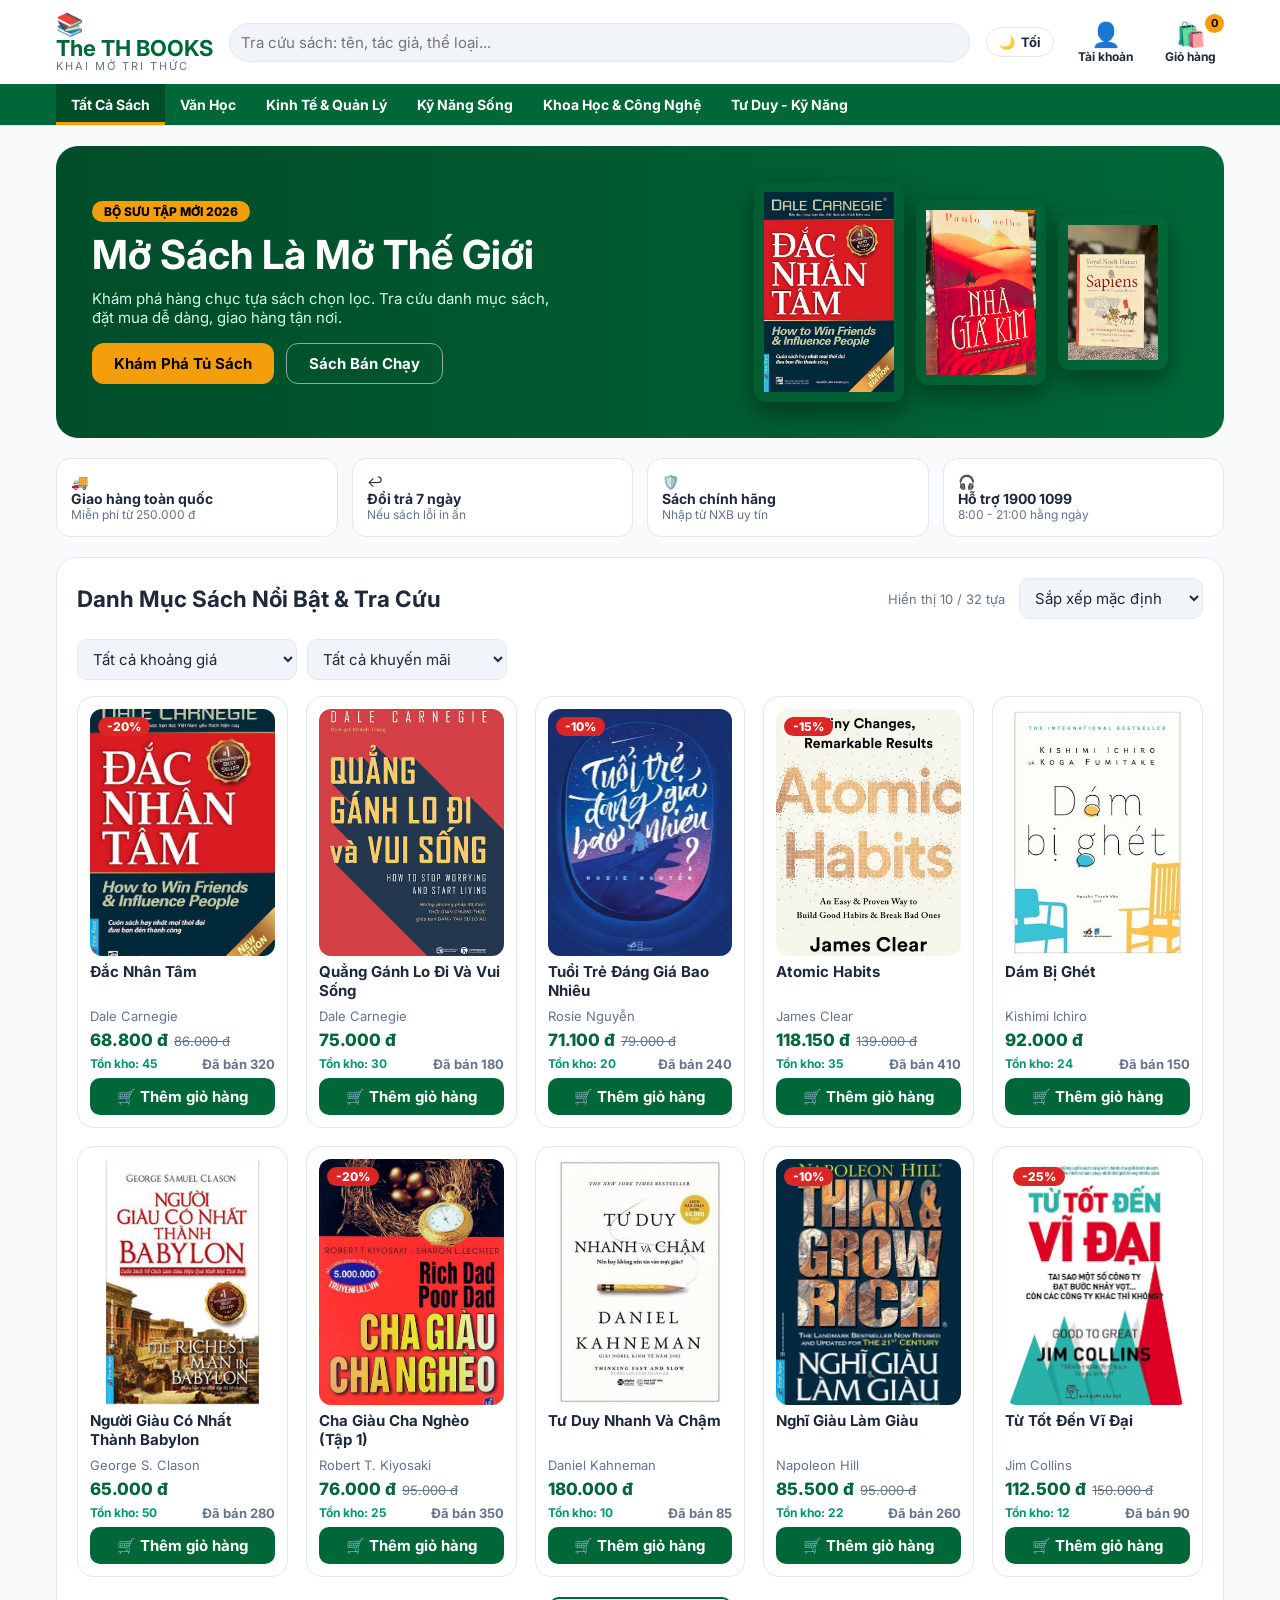
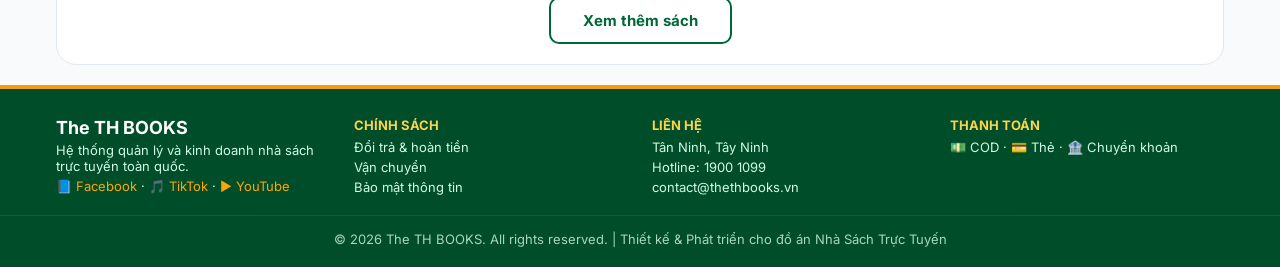
<file: index.html>
<!DOCTYPE html>
<html lang="vi">
<head>
<meta charset="UTF-8">
<meta name="viewport" content="width=device-width, initial-scale=1.0">
<title>The TH Book - Hệ Thống Quản Lý & Bán Sách</title>
<link rel="stylesheet" href="style/style.css">
<script src="js/app.js" defer></script>
<!-- BỔ SUNG CSS CHO CÁC KHUNG QUY ĐỊNH NGHIỆP VỤ -->
<style>
.rule-box { background: #fef3c7; border-left: 4px solid #f59e0b; padding: 10px 14px; border-radius: 6px; font-size: 13px; margin-bottom: 14px; color: #92400e; }
body.dark .rule-box { background: #3b2d12; color: #fde047; }
</style>
</head>
<body>

<!-- Thanh admin (chỉ hiện khi đăng nhập admin) -->
<div id="adminBar" class="adminbar hidden">
  <span>🛡 Đang đăng nhập với quyền Quản Trị Viên</span>
  <span>
    <button id="btnStore" onclick="switchView('store')">Cửa Hàng</button>
    <button id="btnAdmin" onclick="switchView('admin')">Trang Quản Lý</button>
  </span>
</div>

<!-- Header -->
<header id="storeHeader" class="header">
  <div class="wrap head-row">
    <a class="logo" href="#" onclick="switchView('store');return false">📚 <b>The TH BOOKS</b><small>Khai mở tri thức</small></a>
    
    <!-- Tra cứu sách (BM3) -->
    <input id="searchInput" class="search" placeholder="Tra cứu sách: tên, tác giả, thể loại..." onkeyup="handleSearch()">
    
    <!-- NÚT CHUYỂN ĐỔI GIAO DIỆN SÁNG / TỐI (DARK MODE TOGGLE) -->
    <button id="themeToggleBtn" class="theme-toggle-btn" onclick="toggleTheme()" title="Chuyển đổi giao diện Sáng / Tối">
      <span id="themeIcon">🌙</span>
      <span id="themeText">Tối</span>
    </button>

    <div id="accountArea"></div>
    <button class="icon-btn" onclick="openCart()">🛍️<span id="cartCounter" class="badge">0</span><span>Giỏ hàng</span></button>
  </div>
  <nav class="nav"><div id="catNav" class="wrap"></div></nav>
</header>

<!-- Trang cửa hàng -->
<main id="storeView" class="wrap">
  <section class="hero">
    <div>
      <span class="pill">Bộ sưu tập mới 2026</span>
      <h1>Mở Sách Là Mở Thế Giới</h1>
      <p>Khám phá hàng chục tựa sách chọn lọc. Tra cứu danh mục sách, đặt mua dễ dàng, giao hàng tận nơi.</p>
      <a class="btn-gold" href="#catalog">Khám Phá Tủ Sách</a>
      <button class="btn-line" onclick="setSort('bestseller')">Sách Bán Chạy</button>
    </div>
    <div class="hero-books">
      <div class="hb" style="position: relative; overflow: hidden; border-radius: 12px; width: 150px; height: 220px;">
          <img src="images/dac-nhan-tam.jpg" alt="Đắc Nhân Tâm" style="width: 100%; height: 100%; object-fit: cover; display: block;">
      </div>
      <div class="hb big" style="position: relative; overflow: hidden; border-radius: 12px;">
          <img src="images/nha-gia-kim.jpg" alt="Nhà Giả Kim" style="width: 100%; height: 100%; object-fit: cover; display: block;">
      </div>
      <div class="hb" style="position: relative; overflow: hidden; border-radius: 12px;">
          <img src="images/sapiens.jpg" alt="Sapiens" style="width: 100%; height: 100%; object-fit: cover; display: block;">
      </div>
    </div>
  </section>

  <section class="features">
    <div>🚚 <b>Giao hàng toàn quốc</b><small>Miễn phí từ 250.000 đ</small></div>
    <div>↩️ <b>Đổi trả 7 ngày</b><small>Nếu sách lỗi in ấn</small></div>
    <div>🛡️ <b>Sách chính hãng</b><small>Nhập từ NXB uy tín</small></div>
    <div>🎧 <b>Hỗ trợ 1900 1099</b><small>8:00 - 21:00 hằng ngày</small></div>
  </section>

  <section id="catalog" class="panel">
    <div class="toolbar">
      <h2>Danh Mục Sách Nổi Bật & Tra Cứu </h2>
      <span id="resultInfo" class="mu"></span>
      <select id="sortSelect" onchange="handleSort()">
        <option value="default">Sắp xếp mặc định</option>
        <option value="bestseller">Bán chạy nhất</option>
        <option value="discount">Giảm giá nhiều nhất</option>
        <option value="price-asc">Giá thấp đến cao</option>
        <option value="price-desc">Giá cao đến thấp</option>
      </select>
    </div>

    <!-- BỔ SUNG: BỘ LỌC NÂNG CAO (KHOẢNG GIÁ & KHUYẾN MÃI) -->
    <div style="display: flex; gap: 10px; margin-bottom: 16px; flex-wrap: wrap;">
      <select id="priceFilter" onchange="handleAdvancedFilter()" style="max-width: 220px;">
        <option value="all">Tất cả khoảng giá</option>
        <option value="under100">Dưới 100.000 đ</option>
        <option value="100to200">100.000 đ - 200.000 đ</option>
        <option value="over200">Trên 200.000 đ</option>
      </select>
      <select id="discountFilter" onchange="handleAdvancedFilter()" style="max-width: 200px;">
        <option value="all">Tất cả khuyến mãi</option>
        <option value="discounted">Đang giảm giá</option>
      </select>
    </div>

    <div id="productGrid" class="grid"></div>
    <div class="center"><button id="btnLoadMore" class="btn-more hidden" onclick="loadMore()">Xem thêm sách</button></div>
  </section>
</main>

<!-- Trang quản trị -->
<main id="adminView" class="wrap hidden">
  <div class="admin-head">
    <div><span class="pill">Bảng điều khiển quản trị</span><h1>Quản Lý Kho, Đơn Hàng & Nghiệp Vụ</h1></div>
    <div>
      <button class="btn-gold" onclick="openBookForm()">+ Thêm Tựa Sách</button>
      <button class="danger" onclick="resetData()">Khôi Phục Dữ Liệu</button>
    </div>
  </div>
  <div class="kpis">
    <div class="kpi">Doanh thu<b id="statRevenue">0 đ</b></div>
    <div class="kpi">Tổng đơn hàng<b id="statOrders">0</b></div>
    <div class="kpi">Số tựa sách<b id="statBooks">0</b></div>
    <div class="kpi">Sắp hết hàng (≤3)<b id="statLow" style="color:#dc2626">0</b></div>
  </div>
  <div class="panel">
    <div class="tabs">
      <button id="tabBtn_inventory" class="on" onclick="switchTab('inventory')">📦 Kho hàng & Nhập sách </button>
      <button id="tabBtn_orders" onclick="switchTab('orders')">🧾 Hóa đơn bán sách </button>
      <button id="tabBtn_receipts" onclick="switchTab('receipts')">💵 Phiếu thu tiền </button>
    </div>

    <!-- TAB 1: KHO HÀNG & LẬP PHIẾU NHẬP (BM1 + QĐ1) -->
    <div id="tab_inventory" class="scroll">
      <div class="rule-box">
        <b>Quy định QĐ1:</b> Số lượng nhập mỗi lần ít nhất là 150. Chỉ nhập các đầu sách có lượng tồn kho ít hơn 30.
      </div>
      <div style="margin-bottom: 14px;">
        <button class="btn-gold" onclick="openImportModal()">+ Lập Phiếu Nhập Sách </button>
      </div>

      <h3 style="margin: 16px 0 8px 0; font-size: 16px;">Danh Mục Sách Tồn Kho</h3>
      <table>
        <thead><tr><th>Mã</th><th>Tên sách</th><th>Tác giả</th><th>Thể loại</th><th>Giá</th><th>KM</th><th>Tồn</th><th>Điều chỉnh kho</th><th>Thao tác</th></tr></thead>
        <tbody id="inventoryBody"></tbody>
      </table>

      <h3 style="margin: 24px 0 8px 0; font-size: 16px;">📜 Lịch Sử Phiếu Nhập Sách (Biểu Mẫu BM1)</h3>
      <table>
        <thead>
          <tr>
            <th>Mã Phiếu</th>
            <th>Ngày Nhập</th>
            <th>Tên Sách</th>
            <th>Thể Loại</th>
            <th>Tác Giả</th>
            <th>Số Lượng Nhập</th>
          </tr>
        </thead>
        <tbody id="importSlipsBody"></tbody>
      </table>
    </div>

    <!-- TAB 2: HÓA ĐƠN BÁN SÁCH (BM2 + QĐ2) -->
    <div id="tab_orders" class="scroll hidden">
      <div class="rule-box">
        <b>Quy định QĐ2:</b> Chỉ bán cho các khách hàng nợ không quá 20.000 đ và đầu sách sau khi bán tồn kho ít nhất là 20.
      </div>
      <table>
        <thead><tr><th>Mã đơn</th><th>Khách hàng</th><th>SĐT</th><th>Tổng tiền</th><th>Ngày đặt</th><th>Trạng thái</th><th>Chi tiết</th></tr></thead>
        <tbody id="ordersBody"></tbody>
      </table>
    </div>

    <!-- TAB 3: PHIẾU THU TIỀN (BM4 + QĐ4) -->
    <div id="tab_receipts" class="scroll hidden">
      <div class="rule-box">
        <b>Quy định QĐ4:</b> Khách mua lần đầu không được nợ. Khách hàng được chiết khấu 30% nếu số tiền hóa đơn từ 200.000 đ trở lên.
      </div>
      <div style="margin-bottom: 14px;">
        <button class="btn-gold" onclick="openReceiptModal()">+ Lập Phiếu Thu Tiền (BM4)</button>
      </div>
      <table>
        <thead><tr><th>Mã Phiếu Thu</th><th>Khách Hàng</th><th>Địa Chỉ</th><th>Điện Thoại</th><th>Số Tiền Thu</th><th>Ngày Thu</th></tr></thead>
        <tbody id="receiptsBody"></tbody>
      </table>
    </div>
  </div>
</main>

<!-- Cửa sổ dùng chung -->
<div id="modal" class="modal" onclick="if(event.target===this)closeModal()"><div id="modalBox" class="box"></div></div>
<div id="toast" class="toast"></div>

<!-- Footer có đầy đủ các liên kết chính sách -->
<footer class="footer">
  <div class="wrap foot-grid">
    <!-- Cột 1: Thông tin chung & Mạng xã hội -->
     <div>
      <b>The TH BOOKS</b>
      <p>Hệ thống quản lý và kinh doanh nhà sách trực tuyến toàn quốc.</p>
      <p class="social-links">
        <a href="https://facebook.com" target="_blank" rel="noopener">📘 Facebook</a> · 
        <a href="https://tiktok.com" target="_blank" rel="noopener">🎵 TikTok</a> · 
        <a href="https://youtube.com" target="_blank" rel="noopener">▶️ YouTube</a>
      </p>
    </div>

    <!-- Cột 2: Chính sách -->
    <div>
      <h4>Chính sách</h4>
      <p><a href="#" onclick="openPolicyModal('return'); return false;" style="color: inherit; text-decoration: none;">Đổi trả & hoàn tiền</a></p>
      <p><a href="#" onclick="openPolicyModal('shipping'); return false;" style="color: inherit; text-decoration: none;">Vận chuyển</a></p>
      <p><a href="#" onclick="openPolicyModal('privacy'); return false;" style="color: inherit; text-decoration: none;">Bảo mật thông tin</a></p>
    </div>

    <!-- Cột 3: Liên hệ -->
    <div>
      <h4>Liên hệ</h4>
      <p>Tân Ninh, Tây Ninh</p>
      <p>Hotline: <a href="tel:19001099" style="color:inherit; text-decoration:none;">1900 1099</a></p>
      <p><a href="mailto:contact@thethbooks.vn" style="color:inherit; text-decoration:none;">contact@thethbooks.vn</a></p>
    </div>

    <!-- Cột 4: Thanh toán -->
    <div>
      <h4>Thanh toán</h4>
      <p>💵 COD · 💳 Thẻ · 🏦 Chuyển khoản</p>
    </div>
  </div>

  <!-- Dòng Bản quyền tách riêng biệt full-width -->
  <div class="foot-bottom" style="border-top: 1px solid rgba(255,255,255,0.1); margin-top: 20px; padding-top: 15px; text-align: center; font-size: 13px; opacity: 0.8;">
    <p>© 2026 The TH BOOKS. All rights reserved. | Thiết kế & Phát triển cho đồ án Nhà Sách Trực Tuyến</p>
  </div>
</footer>

<!-- Modal hiển thị chính sách động -->
<div id="policyModal" class="modal" onclick="if(event.target===this)closePolicyModal()">
  <div class="box wide">
    <button class="x" onclick="closePolicyModal()">✕</button>
    <div id="policyContent"></div>
    <div style="margin-top: 20px; text-align: right;">
      <button onclick="closePolicyModal()">Đã hiểu</button>
    </div>
  </div>
</div>

<script>
function openPolicyModal(type) {
    var modal = document.getElementById('policyModal');
    var content = document.getElementById('policyContent');
    if (!modal || !content) return;

    if (type === 'return') {
        content.innerHTML = `
            <h3 style="color: var(--g); margin-bottom: 12px;">Chính Sách Đổi Trả & Hoàn Tiền</h3>
            <div style="font-size: 14px; line-height: 1.6; color: var(--tx);">
              <h4 style="margin-top: 10px; color: var(--g);">1. Điều kiện đổi trả</h4>
              <p>Sách mua tại <strong>The TH BOOKS</strong> được đổi trả trong vòng <strong>7 ngày</strong> kể từ ngày nhận hàng nếu sách lỗi in ấn, hư hỏng do vận chuyển hoặc giao nhầm.</p>
              <h4 style="margin-top: 10px; color: var(--g);">2. Quy định hoàn tiền</h4>
              <p>Hoàn tiền 100% qua tài khoản trong vòng <strong>3 - 5 ngày làm việc</strong> nếu không còn sách đổi mới.</p>
            </div>`;
    } else if (type === 'shipping') {
        content.innerHTML = `
            <h3 style="color: var(--g); margin-bottom: 12px;">Chính Sách Vận Chuyển</h3>
            <div style="font-size: 14px; line-height: 1.6; color: var(--tx);">
              <h4 style="margin-top: 10px; color: var(--g);">1. Phạm vi giao hàng</h4>
              <p>Giao hàng toàn quốc thông qua các đơn vị vận chuyển uy tín.</p>
              <h4 style="margin-top: 10px; color: var(--g);">2. Phí vận chuyển & Thời gian</h4>
              <p>- Miễn phí vận chuyển toàn quốc cho đơn hàng từ <strong>250.000 đ</strong> trở lên.</p>
              <p>- Thời gian giao hàng từ 2 - 4 ngày tùy khu vực tỉnh thành.</p>
            </div>`;
    } else if (type === 'privacy') {
        content.innerHTML = `
            <h3 style="color: var(--g); margin-bottom: 12px;">Bảo Mật Thông Tin</h3>
            <div style="font-size: 14px; line-height: 1.6; color: var(--tx);">
              <h4 style="margin-top: 10px; color: var(--g);">1. Mục đích thu thập</h4>
              <p>Thông tin cá nhân thu thập (họ tên, SĐT, địa chỉ) chỉ dùng để xác nhận đơn hàng và chăm sóc khách hàng.</p>
              <h4 style="margin-top: 10px; color: var(--g);">2. Cam kết bảo mật</h4>
              <p>Tuyệt đối không chia sẻ, bán hoặc trao đổi thông tin khách hàng cho bên thứ ba dưới mọi hình thức.</p>
            </div>`;
    }
    modal.classList.add('open');
}

function closePolicyModal() {
    var modal = document.getElementById('policyModal');
    if (modal) {
        modal.classList.remove('open');
    }
}
</script>

</body>
</html>
</file>
<file: style/style.css>
@import url('https://fonts.googleapis.com/css2?family=Inter:wght@400;500;600;700;800;900&display=swap');

/* ==========================================================
   1. HỆ THỐNG BIẾN MÀU SẮC (CSS VARIABLES)
   ========================================================== */
:root {
  --g: #006838;            /* Màu chủ đạo: Xanh lá THBook */
  --gd: #004d29;           /* Xanh lá đậm */
  --gl: #e8f5ee;           /* Xanh lá nhạt */
  --ac: #f59e0b;           /* Màu điểm nhấn: Vàng / Cam */
  --tx: #1e293b;           /* Màu chữ chính */
  --mu: #64748b;           /* Màu chữ phụ / xám */
  --bd: #e2e8f0;           /* Màu đường viền */
  --bg-body: #f8fafc;      /* Màu nền trang (Light) */
  --bg-card: #ffffff;      /* Màu nền thẻ/khung (Light) */
  --bg-input: #f1f5f9;     /* Màu nền ô nhập liệu (Light) */
}

/* Biến màu sắc khi kích hoạt Dark Mode (class .dark trên thẻ body) */
body.dark {
  --tx: #f1f5f9;
  --mu: #94a3b8;
  --bd: #334155;
  --bg-body: #0f172a;     /* Nền tối sâu */
  --bg-card: #1e293b;     /* Nền khung tối */
  --bg-input: #334155;    /* Nền ô nhập tối */
  --gl: #1e3a2b;
}

/* ==========================================================
   2. CẤU HÌNH CƠ BẢN & RESET
   ========================================================== */
* {
  box-sizing: border-box;
  margin: 0;
}

.hidden {
  display: none !important;
}

body {
  font-family: 'Inter', sans-serif;
  color: var(--tx) !important;
  background-color: var(--bg-body) !important;
  min-height: 100vh;
  display: flex;
  flex-direction: column;
  font-size: 15px;
  -webkit-font-smoothing: antialiased;
  transition: background-color 0.3s ease, color 0.3s ease; /* Hiệu ứng chuyển theme mượt */
}

/* ==========================================================
   3. NÚT BẤM & PHẦN TỬ FORM
   ========================================================== */
button {
  font: inherit;
  cursor: pointer;
  border: 0;
  border-radius: 10px;
  padding: 9px 15px;
  background: var(--g);
  color: #fff;
  font-weight: 700;
  transition: .15s;
}

button:hover {
  background: var(--gd);
}

button.sec {
  background: #e2e8f0;
  color: var(--tx);
}

body.dark button.sec {
  background: #334155;
  color: #f1f5f9;
}

button.danger {
  background: #dc2626;
  padding: 11px 22px;
}

button.sm {
  padding: 4px 9px;
  font-size: 12px;
}

input, select, textarea {
  font: inherit;
  width: 100%;
  padding: 9px 11px;
  border: 1px solid var(--bd);
  border-radius: 10px;
  margin-top: 4px;
  background-color: var(--bg-input) !important;
  color: var(--tx) !important;
}

label {
  display: block;
  font-weight: 600;
  font-size: 13px;
  margin-top: 10px;
}

/* ==========================================================
   4. LAYOUT & KHU VỰC HEADER / NAV
   ========================================================== */
.wrap {
  max-width: 1200px;
  margin: 0 auto;
  padding: 0 16px;
  width: 100%;
}

.mu {
  color: var(--mu);
  font-size: 13px;
}

.center {
  text-align: center;
}

/* Thanh quản trị Admin Bar ở đầu trang */
.adminbar {
  background: #0f172a;
  color: #fff;
  font-size: 13px;
  padding: 8px 16px;
  display: flex;
  justify-content: space-between;
  align-items: center;
  flex-wrap: wrap;
  gap: 6px;
}

.adminbar button {
  padding: 4px 12px;
  margin-left: 6px;
  background: #ffffff22;
}

.adminbar button.on {
  background: var(--g);
}

/* Header chính */
.header {
  background-color: var(--bg-card) !important;
  border-bottom: 1px solid var(--bd);
  position: sticky;
  top: 0;
  z-index: 20;
  transition: background-color 0.3s ease;
}

.head-row {
  display: flex;
  align-items: center;
  gap: 16px;
  padding: 12px 16px;
}

.logo {
  display: flex;
  flex-direction: column;
  text-decoration: none;
  color: var(--g);
  font-size: 22px;
  line-height: 1.1;
  flex-shrink: 0;
}

.logo small {
  font-size: 11px;
  color: var(--mu);
  letter-spacing: 2px;
  text-transform: uppercase;
}

.search {
  flex: 1;
  border-radius: 99px;
  margin: 0;
}

/* Nút chuyển đổi giao diện Sáng / Tối */
.theme-toggle-btn {
  background: none;
  border: 1px solid var(--bd);
  color: var(--tx);
  border-radius: 99px;
  padding: 6px 12px;
  font-size: 13px;
  display: inline-flex;
  align-items: center;
  gap: 6px;
  cursor: pointer;
  transition: all 0.2s ease;
}

.theme-toggle-btn:hover {
  background-color: var(--bg-input);
  color: var(--g);
}

.icon-btn {
  background: none;
  color: var(--tx);
  display: flex;
  flex-direction: column;
  align-items: center;
  font-size: 24px;
  padding: 2px 8px;
  position: relative;
}

.icon-btn:hover {
  background: none;
  color: var(--g);
}

.icon-btn span {
  font-size: 12px;
}

.badge {
  position: absolute;
  top: -4px;
  right: 0;
  background: var(--ac);
  color: #000;
  border-radius: 99px;
  min-width: 19px;
  height: 19px;
  line-height: 19px;
  text-align: center;
  font-size: 11px !important;
}

.nav {
  background: var(--g);
}

.nav .wrap {
  display: flex;
  overflow-x: auto;
}

.nav button {
  background: none;
  border-radius: 0;
  white-space: nowrap;
  padding: 12px 15px;
  font-size: 14px;
  color: #fff;
}

.nav button:hover {
  background: var(--gd);
}

.nav button.active {
  background: var(--gd);
  box-shadow: inset 0 -3px 0 var(--ac);
}

/* ==========================================================
   5. HERO BANNER & TÍNH NĂNG
   ========================================================== */
.pill {
  background: var(--ac);
  color: #000;
  font-size: 12px;
  font-weight: 800;
  padding: 3px 12px;
  border-radius: 99px;
  text-transform: uppercase;
}

.hero {
  background: linear-gradient(90deg, var(--gd), var(--g));
  color: #fff;
  border-radius: 22px;
  padding: 36px;
  margin: 20px 0;
  display: flex;
  justify-content: space-between;
  align-items: center;
  gap: 20px;
}

.hero h1 {
  font-size: 40px;
  margin: 10px 0;
}

.hero p {
  max-width: 480px;
  margin-bottom: 16px;
  color: #d1fae5;
}

.btn-gold {
  display: inline-block;
  background: var(--ac);
  color: #000;
  text-decoration: none;
  padding: 11px 22px;
  border-radius: 12px;
  font-weight: 700;
}

.btn-gold:hover {
  background: #fbbf24;
}

.btn-line {
  background: none;
  border: 1px solid #ffffff88;
  margin-left: 8px;
  padding: 10px 22px;
  border-radius: 12px;
  color: #fff;
}

.btn-line:hover {
  background: #ffffff22;
}

.hero-books {
  display: flex;
  gap: 12px;
  align-items: center;
  padding-right: 20px;
}

.hb {
  width: 110px;
  height: 155px;
  border-radius: 10px;
  color: #fff;
  font-weight: 800;
  padding: 10px;
  display: flex;
  align-items: flex-end;
  box-shadow: 0 10px 25px #0006;
  transition: .3s;
}

.hb.big {
  width: 130px;
  height: 185px;
}

.hb:hover {
  transform: translateY(-8px);
}

.features {
  display: grid;
  grid-template-columns: repeat(4, 1fr);
  gap: 14px;
  margin-bottom: 20px;
}

.features div {
  background-color: var(--bg-card) !important;
  border: 1px solid var(--bd);
  border-radius: 14px;
  padding: 14px;
  display: flex;
  flex-direction: column;
  font-size: 14px;
  transition: background-color 0.3s ease;
}

.features small {
  color: var(--mu);
  font-size: 12px;
}

/* ==========================================================
   6. DANH MỤC SÁCH & THẺ SẢN PHẨM
   ========================================================== */
.panel {
  background-color: var(--bg-card) !important;
  border: 1px solid var(--bd);
  border-radius: 20px;
  padding: 20px;
  margin-bottom: 20px;
  transition: background-color 0.3s ease;
}

.toolbar {
  display: flex;
  align-items: center;
  gap: 14px;
  flex-wrap: wrap;
  margin-bottom: 16px;
}

.toolbar h2 {
  flex: 1;
}

.toolbar select {
  width: auto;
  margin: 0;
}

.grid {
  display: grid;
  grid-template-columns: repeat(auto-fill, minmax(200px, 1fr));
  gap: 18px;
}

.card {
  background-color: var(--bg-card) !important;
  border: 1px solid var(--bd);
  border-radius: 16px;
  padding: 12px;
  display: flex;
  flex-direction: column;
  gap: 6px;
  transition: .15s, background-color 0.3s ease;
}

.card:hover {
  transform: translateY(-6px);
  box-shadow: 0 20px 25px -5px #00683826;
}

.cover {
  aspect-ratio: 3/4;
  border-radius: 12px;
  overflow: hidden;
  background: var(--bg-input);
  position: relative;
  cursor: pointer;
}

.cover img {
  width: 100%;
  height: 100%;
  object-fit: cover;
}

.sale {
  position: absolute;
  top: 8px;
  left: 8px;
  background: #dc2626;
  color: #fff;
  font-size: 12px;
  font-weight: 800;
  padding: 2px 9px;
  border-radius: 99px;
}

.card h3 {
  font-size: 15px;
  cursor: pointer;
  display: -webkit-box;
  line-clamp: 2;
  -webkit-line-clamp: 2;
  -webkit-box-orient: vertical;
  overflow: hidden;
  min-height: 40px;
}

.card h3:hover {
  color: var(--g);
}

.price {
  color: var(--g);
  font-weight: 800;
  font-size: 17px;
}

.old {
  color: var(--mu);
  text-decoration: line-through;
  font-size: 13px;
  margin-left: 6px;
}

.meta {
  display: flex;
  justify-content: space-between;
  font-size: 12px;
  font-weight: 700;
}

.ok { color: #059669; }
.warn { color: #b45309; }
.out { color: #dc2626; }

.card button {
  margin-top: auto;
}

.card button:disabled {
  background: var(--bg-input);
  color: var(--mu);
  cursor: not-allowed;
}

.btn-more {
  background: var(--bg-card);
  color: var(--g);
  border: 2px solid var(--g);
  padding: 12px 32px;
  margin-top: 20px;
}

.btn-more:hover {
  background: var(--g);
  color: #fff;
}

/* ==========================================================
   7. MODALS, BẢNG DỮ LIỆU & QUẢN TRỊ
   ========================================================== */
.modal {
  position: fixed;
  inset: 0;
  background: #0f172a99;
  display: none;
  align-items: center;
  justify-content: center;
  padding: 16px;
  z-index: 50;
}

.modal.open {
  display: flex;
}

.modal.right {
  justify-content: flex-end;
  padding: 0;
}

.box {
  background-color: var(--bg-card) !important;
  border-radius: 18px;
  padding: 22px;
  width: 100%;
  max-width: 460px;
  max-height: 92vh;
  overflow: auto;
  position: relative;
  transition: background-color 0.3s ease;
}

.box.wide {
  max-width: 680px;
}

.modal.right .box {
  height: 100vh;
  max-height: none;
  border-radius: 0;
}

.box h3 {
  color: var(--g);
  margin-bottom: 8px;
}

.x {
  position: absolute;
  top: 10px;
  right: 10px;
  background: var(--bg-input);
  color: var(--tx);
  padding: 2px 10px;
  border-radius: 8px;
  cursor: pointer;
}

.detail {
  display: flex;
  gap: 18px;
}

.detail .cover {
  width: 200px;
  flex-shrink: 0;
  cursor: default;
}

.row {
  display: flex;
  justify-content: space-between;
  align-items: center;
  gap: 8px;
  padding: 9px 0;
  border-bottom: 1px solid var(--bd);
}

.row img {
  width: 40px;
  height: 52px;
  object-fit: cover;
  border-radius: 6px;
}

.total {
  display: flex;
  justify-content: space-between;
  font-weight: 800;
  font-size: 17px;
  margin: 12px 0;
}

.qty {
  display: inline-flex;
  align-items: center;
  gap: 8px;
}

.qty button {
  padding: 2px 10px;
}

.admin-head {
  background: linear-gradient(90deg, #0f172a, var(--gd), var(--g));
  color: #fff;
  border-radius: 20px;
  padding: 22px;
  margin: 20px 0;
  display: flex;
  justify-content: space-between;
  align-items: center;
  flex-wrap: wrap;
  gap: 12px;
}

.kpis {
  display: grid;
  grid-template-columns: repeat(auto-fit, minmax(200px, 1fr));
  gap: 14px;
  margin-bottom: 20px;
}

.kpi {
  background-color: var(--bg-card) !important;
  border: 1px solid var(--bd);
  border-radius: 16px;
  padding: 16px;
  color: var(--mu);
  font-size: 13px;
  transition: background-color 0.3s ease;
}

.kpi b {
  display: block;
  font-size: 22px;
  color: var(--g);
  margin-top: 4px;
}

.tabs {
  display: flex;
  gap: 10px;
  margin-bottom: 14px;
}

.tabs button {
  background: none;
  color: var(--mu);
  border-bottom: 3px solid transparent;
  border-radius: 0;
  font-weight: 600;
}

.tabs button.on {
  color: var(--g);
  border-color: var(--g);
}

.scroll {
  overflow-x: auto;
}

table {
  width: 100%;
  border-collapse: collapse;
  font-size: 13px;
}

th {
  background-color: var(--bg-input) !important;
  text-align: left;
  font-size: 12px;
  text-transform: uppercase;
  color: var(--tx);
}

th, td {
  padding: 9px;
  border-bottom: 1px solid var(--bd);
  vertical-align: middle;
}

td img {
  width: 30px;
  height: 40px;
  object-fit: cover;
  border-radius: 4px;
  vertical-align: middle;
  margin-right: 6px;
}

td select {
  margin: 0;
  padding: 4px;
}

.low {
  color: #dc2626;
  font-weight: 800;
}

.tag {
  background: var(--gl);
  color: var(--g);
  padding: 2px 9px;
  border-radius: 99px;
  font-size: 12px;
  font-weight: 700;
}

.toast {
  position: fixed;
  bottom: 20px;
  left: 50%;
  transform: translateX(-50%);
  background: #0f172a;
  color: #fff;
  padding: 11px 20px;
  border-radius: 99px;
  opacity: 0;
  pointer-events: none;
  transition: .3s;
  z-index: 99;
}

.toast.show {
  opacity: 1;
}

/* Footer */
.footer {
  margin-top: auto;
  background: var(--gd);
  color: #d1fae5;
  border-top: 4px solid var(--ac);
  padding: 28px 0 20px;
  font-size: 13px;
}

.foot-grid {
  display: grid;
  grid-template-columns: repeat(4, 1fr);
  gap: 24px;
}

.foot-grid h4 {
  color: #fcd34d;
  margin-bottom: 6px;
  text-transform: uppercase;
}

.foot-grid p {
  margin-top: 4px;
}

.foot-grid b {
  color: #fff;
  font-size: 18px;
}

.foot-grid p a:hover {
  text-decoration: underline;
  color: #ffffff;
}

/* ==========================================================
   8. RESPONSIVE (TABLET & MOBILE)
   ========================================================== */
@media(max-width:800px){
  .hero { flex-direction: column; align-items: flex-start; padding: 24px; }
  .hero-books { display: none; }
  .hero h1 { font-size: 28px; }
  .features, .foot-grid { grid-template-columns: 1fr 1fr; }
  .head-row { flex-wrap: wrap; }
  .search { order: 5; flex-basis: 100%; margin-top: 4px; }
  .detail { flex-direction: column; }
  .detail .cover { width: 100%; max-height: 280px; }
}

@media(max-width:600px){
  body { font-size: 14px; }
  .wrap { padding: 0 10px; }
  .panel { padding: 12px; border-radius: 14px; }

  .adminbar { padding: 6px 10px; font-size: 11px; }
  .adminbar div { display: flex; gap: 4px; width: 100%; margin-top: 4px; }
  .adminbar button { flex: 1; padding: 6px 4px; font-size: 11px; margin-left: 0; }

  .head-row { padding: 8px 10px; gap: 8px; }
  .logo { font-size: 16px; }
  .logo small { font-size: 9px; }
  .icon-btn { font-size: 20px; padding: 0 4px; }
  .icon-btn span { font-size: 10px; }

  .nav .wrap { padding: 0 4px; -webkit-overflow-scrolling: touch; }
  .nav button { padding: 10px 12px; font-size: 13px; }

  .hero { border-radius: 14px; padding: 18px 14px; margin: 12px 0; }
  .hero h1 { font-size: 22px; }
  .hero p { font-size: 13px; margin-bottom: 12px; }
  .btn-gold, .btn-line { padding: 8px 14px; font-size: 13px; border-radius: 8px; }
  .btn-line { margin-left: 4px; }

  .features { grid-template-columns: 1fr; gap: 8px; margin-bottom: 14px; }
  .features div { padding: 10px 12px; border-radius: 10px; }

  .toolbar { flex-direction: column; align-items: flex-start; gap: 8px; }
  .toolbar select { width: 100%; }

  .grid { grid-template-columns: repeat(2, 1fr); gap: 8px; }
  .card { padding: 8px; border-radius: 12px; }
  .card h3 { font-size: 13px; line-height: 1.3; min-height: 34px; }
  .price { font-size: 14px; }
  .old { font-size: 11px; margin-left: 2px; }
  .card button { padding: 8px 4px; font-size: 12px; border-radius: 8px; }

  .admin-head { padding: 14px; border-radius: 14px; margin: 12px 0; }
  .admin-head h2 { font-size: 18px; }
  .admin-head > div { width: 100%; display: flex; gap: 6px; }
  .admin-head button { flex: 1; font-size: 12px; padding: 8px 6px; }

  .kpis { grid-template-columns: repeat(2, 1fr); gap: 8px; }
  .kpi { padding: 10px; border-radius: 12px; }
  .kpi b { font-size: 16px; }

  .tabs { overflow-x: auto; white-space: nowrap; padding-bottom: 4px; margin-bottom: 10px; -webkit-overflow-scrolling: touch; }
  .tabs button { font-size: 12px; padding: 6px 10px; }

  .scroll { overflow-x: auto; -webkit-overflow-scrolling: touch; border-radius: 8px; }
  table { min-width: 580px; }
  th, td { padding: 7px 6px; font-size: 12px; }

  .modal { padding: 10px; }
  .box { padding: 16px 12px; border-radius: 14px; max-height: 88vh; }
  .modal.right .box { width: 100%; }
  .row { padding: 8px 0; }
  .row img { width: 34px; height: 44px; }

  .foot-grid { grid-template-columns: 1fr; gap: 16px; }
  .footer { padding: 20px 0 16px; }
  .toast { width: 90%; text-align: center; font-size: 12px; padding: 9px 12px; }
}

/* In ấn */
@media print {
  body * { visibility: hidden; }
  #modalBox, #modalBox * { visibility: visible; }
  #modalBox { position: absolute; left: 0; top: 0; }
  .x, .noprint { display: none !important; }
}
.social-links a {
  color:orange;
  text-decoration: none; 
  transition: color 0.2s ease;
}
</file>
